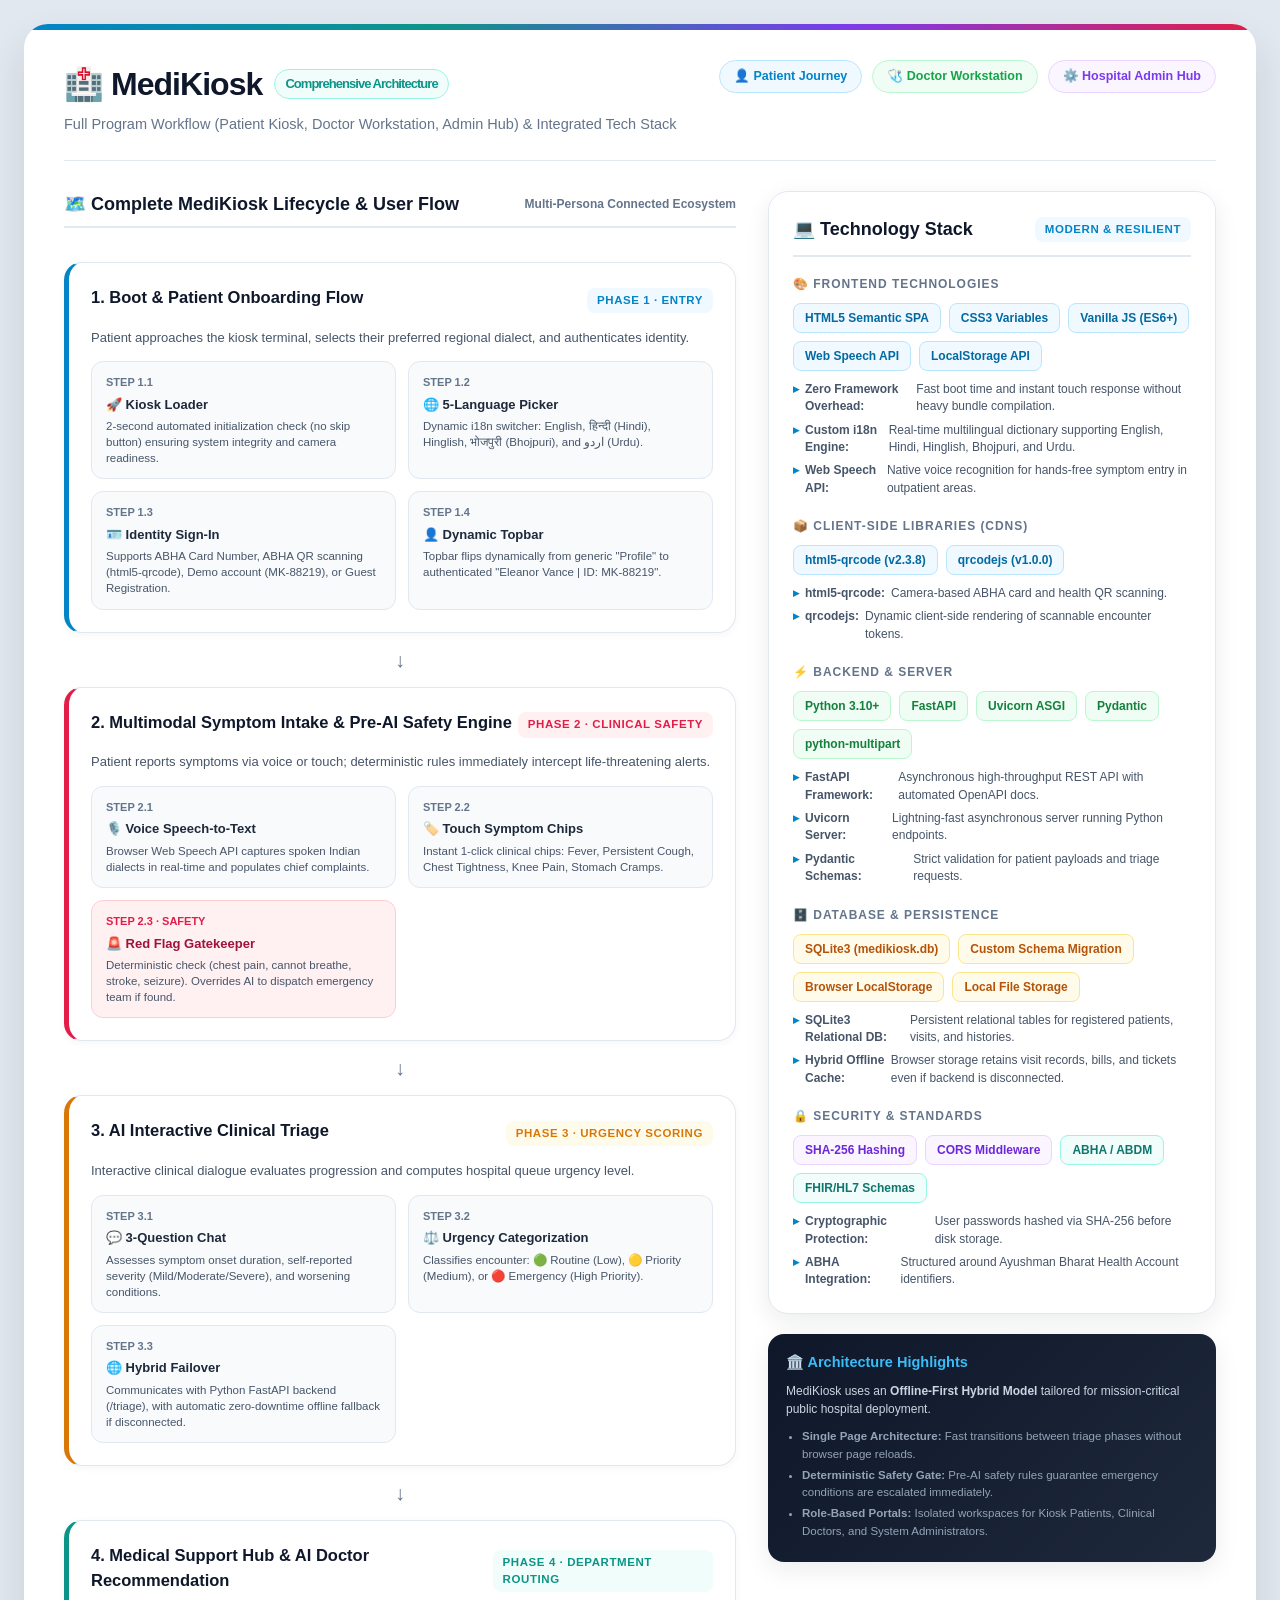
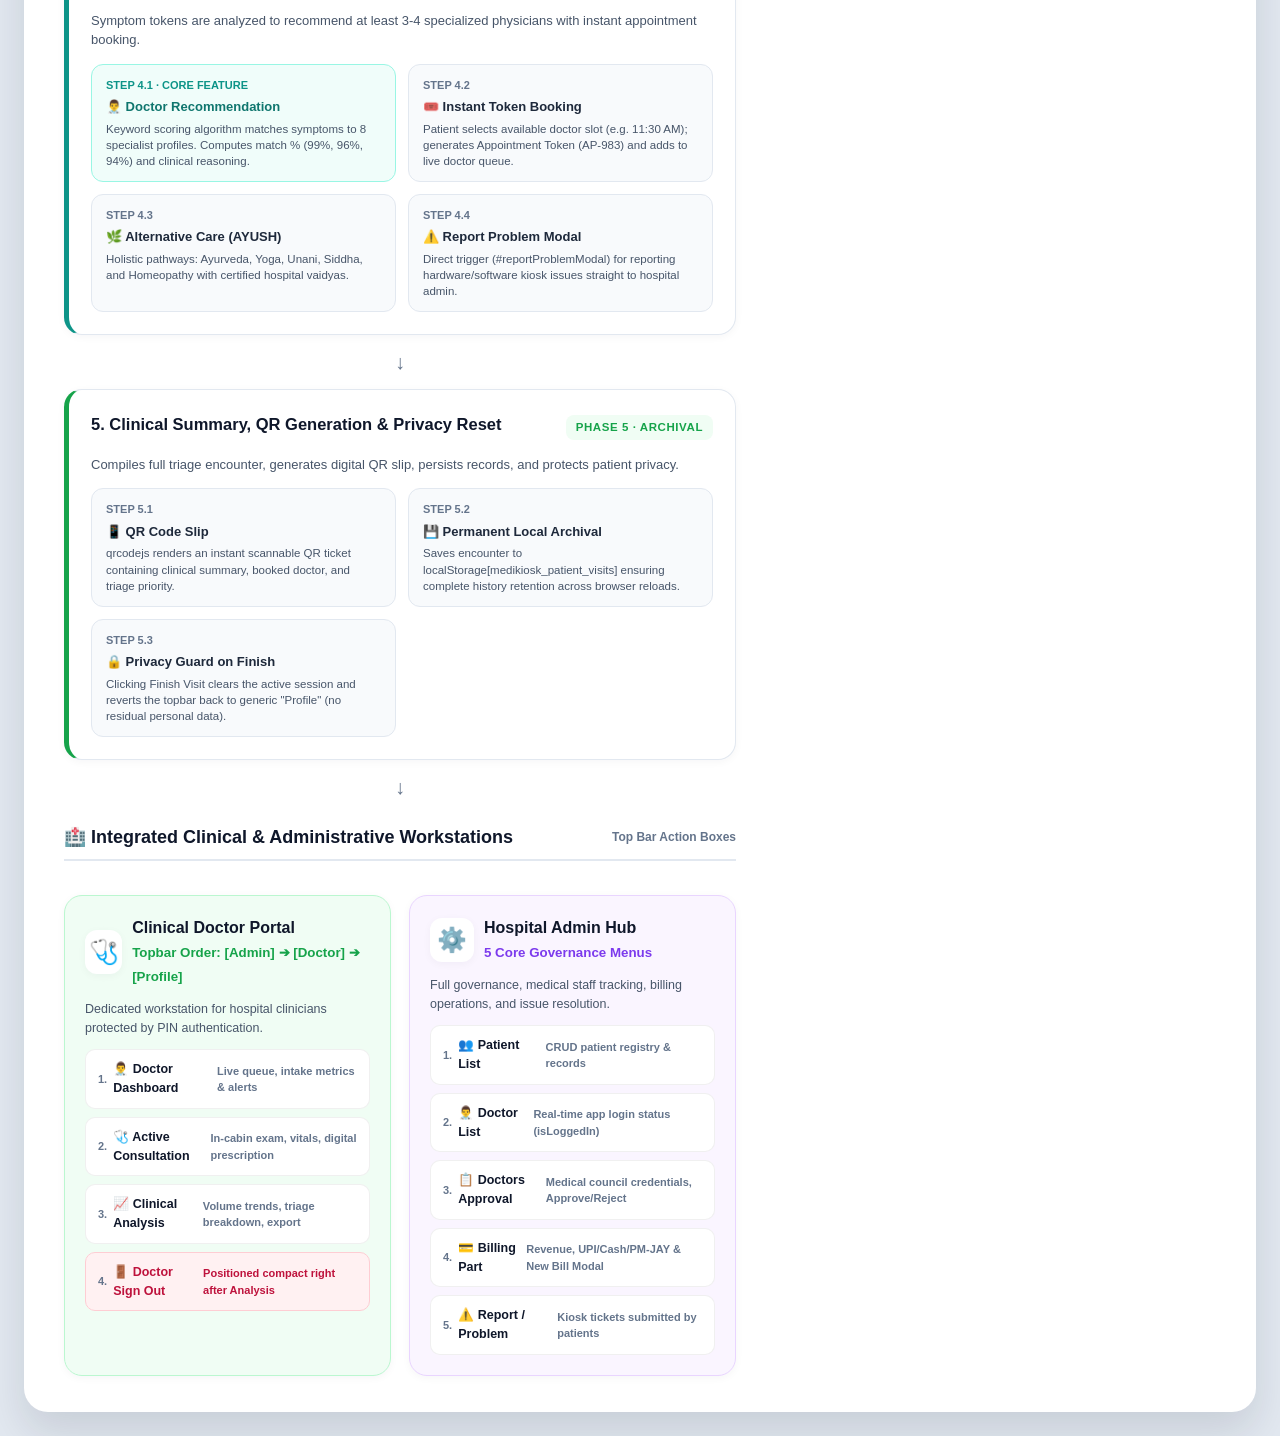
<file: workflow-diagram.html>
<!doctype html>
<html lang="en">
<head>
  <meta charset="utf-8">
  <meta name="viewport" content="width=device-width, initial-scale=1">
  <title>MediKiosk - Complete System Workflow &amp; Tech Stack</title>
  <style>
    :root {
      --ink: #0f172a;
      --muted: #475569;
      --subtle: #64748b;
      --line: #e2e8f0;
      --bg: #f1f5f9;
      --white: #ffffff;
      
      /* Accents */
      --blue: #0284c7;
      --blue-soft: #f0f9ff;
      --blue-border: #bae6fd;
      
      --teal: #0d9488;
      --teal-soft: #f0fdfa;
      --teal-border: #99f6e4;
      
      --emerald: #16a34a;
      --emerald-soft: #f0fdf4;
      --emerald-border: #bbf7d0;
      
      --purple: #7c3aed;
      --purple-soft: #faf5ff;
      --purple-border: #e9d5ff;
      
      --amber: #d97706;
      --amber-soft: #fffbeb;
      --amber-border: #fde68a;
      
      --rose: #e11d48;
      --rose-soft: #fff1f2;
      --rose-border: #fecdd3;
      
      --shadow-sm: 0 2px 8px rgba(15, 23, 42, 0.04);
      --shadow-md: 0 8px 24px rgba(15, 23, 42, 0.08);
      --shadow-lg: 0 20px 40px rgba(15, 23, 42, 0.12);
    }

    * { box-sizing: border-box; }
    html, body {
      margin: 0;
      min-height: 100%;
      background: #e2e8f0;
      font-family: -apple-system, BlinkMacSystemFont, "Segoe UI", Roboto, Oxygen, Ubuntu, Cantarell, sans-serif;
      color: var(--ink);
      line-height: 1.5;
    }

    body {
      padding: 24px;
      display: flex;
      justify-content: center;
    }

    .app-container {
      width: min(1560px, 100%);
      background: #ffffff;
      border-radius: 24px;
      box-shadow: var(--shadow-lg);
      padding: 36px 40px;
      position: relative;
      overflow: hidden;
    }

    .app-container::before {
      content: "";
      position: absolute;
      top: 0;
      left: 0;
      right: 0;
      height: 6px;
      background: linear-gradient(90deg, var(--blue), var(--teal), var(--purple), var(--rose));
    }

    /* Header */
    .app-header {
      display: flex;
      justify-content: space-between;
      align-items: flex-start;
      border-bottom: 1.5px solid var(--line);
      padding-bottom: 24px;
      margin-bottom: 30px;
      flex-wrap: wrap;
      gap: 16px;
    }

    .app-branding h1 {
      margin: 0;
      font-size: clamp(26px, 2.5vw, 36px);
      font-weight: 800;
      letter-spacing: -0.03em;
      color: #0f172a;
      display: flex;
      align-items: center;
      gap: 12px;
    }

    .brand-badge {
      font-size: 13px;
      font-weight: 700;
      padding: 4px 10px;
      border-radius: 999px;
      background: var(--teal-soft);
      color: var(--teal);
      border: 1px solid var(--teal-border);
    }

    .app-subtitle {
      margin: 6px 0 0;
      font-size: 14.5px;
      color: var(--subtle);
    }

    .header-pills {
      display: flex;
      gap: 10px;
      flex-wrap: wrap;
    }

    .role-pill {
      display: inline-flex;
      align-items: center;
      gap: 6px;
      padding: 6px 14px;
      border-radius: 999px;
      font-size: 12.5px;
      font-weight: 700;
    }

    .role-patient { background: var(--blue-soft); color: var(--blue); border: 1px solid var(--blue-border); }
    .role-doctor { background: var(--emerald-soft); color: var(--emerald); border: 1px solid var(--emerald-border); }
    .role-admin { background: var(--purple-soft); color: var(--purple); border: 1px solid var(--purple-border); }

    /* Main Grid: 2 Columns (Workflow 68% | Tech Stack 32%) */
    .content-layout {
      display: grid;
      grid-template-columns: minmax(0, 1.8fr) minmax(360px, 1.2fr);
      gap: 32px;
      align-items: start;
    }

    /* Workflow Column */
    .workflow-col {
      display: flex;
      flex-direction: column;
      gap: 22px;
    }

    .section-title-wrap {
      display: flex;
      align-items: center;
      justify-content: space-between;
      margin-bottom: 12px;
      border-bottom: 2px solid var(--line);
      padding-bottom: 8px;
    }

    .section-title {
      font-size: 18px;
      font-weight: 800;
      color: #0f172a;
      display: flex;
      align-items: center;
      gap: 8px;
      margin: 0;
    }

    .stage-card {
      background: #ffffff;
      border: 1.5px solid var(--line);
      border-radius: 18px;
      padding: 22px;
      box-shadow: var(--shadow-sm);
      position: relative;
      transition: transform 0.2s ease, box-shadow 0.2s ease;
    }

    .stage-card:hover {
      box-shadow: var(--shadow-md);
      transform: translateY(-2px);
    }

    .stage-header {
      display: flex;
      justify-content: space-between;
      align-items: center;
      margin-bottom: 12px;
    }

    .stage-tag {
      display: inline-flex;
      align-items: center;
      gap: 6px;
      font-size: 11.5px;
      font-weight: 800;
      text-transform: uppercase;
      letter-spacing: 0.05em;
      padding: 4px 10px;
      border-radius: 8px;
    }

    .stage-title {
      margin: 0 0 6px;
      font-size: 16.5px;
      font-weight: 800;
      color: #0f172a;
    }

    .stage-desc {
      margin: 0 0 14px;
      font-size: 13px;
      color: var(--muted);
    }

    .flow-steps {
      display: grid;
      grid-template-columns: repeat(auto-fit, minmax(200px, 1fr));
      gap: 12px;
    }

    .step-box {
      background: #f8fafc;
      border: 1px solid var(--line);
      border-radius: 12px;
      padding: 12px 14px;
    }

    .step-badge {
      font-size: 11px;
      font-weight: 800;
      color: var(--subtle);
      margin-bottom: 4px;
      display: block;
    }

    .step-name {
      font-size: 13px;
      font-weight: 700;
      color: #1e293b;
      margin-bottom: 4px;
    }

    .step-detail {
      font-size: 11.5px;
      color: var(--muted);
      line-height: 1.4;
    }

    .connector-down {
      display: flex;
      justify-content: center;
      align-items: center;
      color: var(--subtle);
      font-size: 20px;
      font-weight: 900;
      margin: -10px 0;
    }

    /* Portals Section */
    .portals-grid {
      display: grid;
      grid-template-columns: 1fr 1fr;
      gap: 18px;
    }

    .portal-card {
      border-radius: 18px;
      padding: 20px;
      box-shadow: var(--shadow-sm);
      border: 1.5px solid;
    }

    .portal-doctor {
      background: var(--emerald-soft);
      border-color: var(--emerald-border);
    }

    .portal-admin {
      background: var(--purple-soft);
      border-color: var(--purple-border);
    }

    .portal-head {
      display: flex;
      align-items: center;
      gap: 10px;
      margin-bottom: 12px;
    }

    .portal-icon {
      font-size: 24px;
      width: 44px;
      height: 44px;
      border-radius: 12px;
      display: grid;
      place-items: center;
      background: #ffffff;
      box-shadow: var(--shadow-sm);
    }

    .portal-head h3 {
      margin: 0;
      font-size: 16px;
      font-weight: 800;
    }

    .portal-menu-list {
      list-style: none;
      margin: 0;
      padding: 0;
      display: flex;
      flex-direction: column;
      gap: 8px;
    }

    .portal-menu-item {
      background: #ffffff;
      border: 1px solid rgba(0,0,0,0.06);
      border-radius: 10px;
      padding: 10px 12px;
      font-size: 12.5px;
      display: flex;
      align-items: center;
      justify-content: space-between;
      gap: 8px;
    }

    .portal-menu-item strong {
      color: #0f172a;
      display: flex;
      align-items: center;
      gap: 6px;
    }

    .portal-menu-item span {
      color: var(--subtle);
      font-size: 11px;
      font-weight: 600;
    }

    /* RIGHT COLUMN: TECH STACK SIDEBAR */
    .tech-sidebar {
      position: sticky;
      top: 24px;
      display: flex;
      flex-direction: column;
      gap: 20px;
    }

    .tech-panel {
      background: #ffffff;
      border: 1.5px solid var(--line);
      border-radius: 20px;
      padding: 24px;
      box-shadow: var(--shadow-md);
    }

    .tech-panel-header {
      display: flex;
      align-items: center;
      justify-content: space-between;
      margin-bottom: 18px;
      border-bottom: 2px solid var(--line);
      padding-bottom: 12px;
    }

    .tech-panel-header h2 {
      margin: 0;
      font-size: 18px;
      font-weight: 800;
      display: flex;
      align-items: center;
      gap: 8px;
      color: #0f172a;
    }

    .tech-category {
      margin-bottom: 20px;
    }

    .tech-category:last-child {
      margin-bottom: 0;
    }

    .category-title {
      font-size: 12px;
      font-weight: 800;
      text-transform: uppercase;
      letter-spacing: 0.08em;
      color: var(--subtle);
      margin: 0 0 10px;
      display: flex;
      align-items: center;
      gap: 6px;
    }

    .tech-chips {
      display: flex;
      flex-wrap: wrap;
      gap: 8px;
      margin-bottom: 10px;
    }

    .tech-chip {
      display: inline-flex;
      align-items: center;
      gap: 6px;
      padding: 5px 11px;
      border-radius: 8px;
      font-size: 12px;
      font-weight: 700;
      border: 1px solid;
    }

    .chip-frontend { background: var(--blue-soft); color: #0369a1; border-color: var(--blue-border); }
    .chip-backend { background: var(--emerald-soft); color: #15803d; border-color: var(--emerald-border); }
    .chip-db { background: var(--amber-soft); color: #b45309; border-color: var(--amber-border); }
    .chip-security { background: var(--purple-soft); color: #6d28d9; border-color: var(--purple-border); }
    .chip-standards { background: var(--teal-soft); color: #0f766e; border-color: var(--teal-border); }

    .tech-desc-list {
      list-style: none;
      margin: 0;
      padding: 0;
      display: flex;
      flex-direction: column;
      gap: 6px;
    }

    .tech-desc-list li {
      font-size: 12px;
      color: var(--muted);
      display: flex;
      align-items: flex-start;
      gap: 6px;
      line-height: 1.45;
    }

    .tech-desc-list li::before {
      content: "▸";
      color: var(--blue);
      font-weight: 900;
    }

    .architecture-box {
      background: linear-gradient(135deg, #0f172a, #1e293b);
      color: #ffffff;
      border-radius: 16px;
      padding: 18px;
      box-shadow: var(--shadow-md);
    }

    .architecture-box h3 {
      margin: 0 0 10px;
      font-size: 14.5px;
      font-weight: 800;
      color: #38bdf8;
      display: flex;
      align-items: center;
      gap: 8px;
    }

    .architecture-box p {
      margin: 0 0 10px;
      font-size: 12px;
      color: #cbd5e1;
      line-height: 1.45;
    }

    .architecture-box ul {
      margin: 0;
      padding-left: 16px;
      font-size: 11.5px;
      color: #94a3b8;
    }

    .architecture-box li {
      margin-bottom: 4px;
    }

    /* Responsive */
    @media (max-width: 1024px) {
      .content-layout {
        grid-template-columns: 1fr;
      }
      .tech-sidebar {
        position: static;
      }
      .portals-grid {
        grid-template-columns: 1fr;
      }
    }

    @media (max-width: 640px) {
      body { padding: 12px; }
      .app-container { padding: 22px 18px; border-radius: 16px; }
      .flow-steps { grid-template-columns: 1fr; }
    }
  </style>
</head>
<body>
  <div class="app-container">
    
    <!-- Top Header -->
    <header class="app-header">
      <div class="app-branding">
        <h1>
          <span>🏥 MediKiosk</span>
          <span class="brand-badge">Comprehensive Architecture</span>
        </h1>
        <p class="app-subtitle">Full Program Workflow (Patient Kiosk, Doctor Workstation, Admin Hub) &amp; Integrated Tech Stack</p>
      </div>

      <div class="header-pills">
        <span class="role-pill role-patient">👤 Patient Journey</span>
        <span class="role-pill role-doctor">🩺 Doctor Workstation</span>
        <span class="role-pill role-admin">⚙️ Hospital Admin Hub</span>
      </div>
    </header>

    <!-- Main Layout: 2 Columns -->
    <div class="content-layout">
      
      <!-- ================= LEFT COLUMN: WORKFLOW ================= -->
      <main class="workflow-col">
        
        <div class="section-title-wrap">
          <h2 class="section-title">🗺️ Complete MediKiosk Lifecycle &amp; User Flow</h2>
          <span style="font-size: 12px; color: var(--subtle); font-weight: 700;">Multi-Persona Connected Ecosystem</span>
        </div>

        <!-- STAGE 1: BOOT & IDENTIFICATION -->
        <article class="stage-card" style="border-left: 5px solid var(--blue);">
          <div class="stage-header">
            <h3 class="stage-title">1. Boot &amp; Patient Onboarding Flow</h3>
            <span class="stage-tag" style="background: var(--blue-soft); color: var(--blue);">Phase 1 · Entry</span>
          </div>
          <p class="stage-desc">Patient approaches the kiosk terminal, selects their preferred regional dialect, and authenticates identity.</p>
          
          <div class="flow-steps">
            <div class="step-box">
              <span class="step-badge">STEP 1.1</span>
              <div class="step-name">🚀 Kiosk Loader</div>
              <div class="step-detail">2-second automated initialization check (no skip button) ensuring system integrity and camera readiness.</div>
            </div>
            <div class="step-box">
              <span class="step-badge">STEP 1.2</span>
              <div class="step-name">🌐 5-Language Picker</div>
              <div class="step-detail">Dynamic i18n switcher: English, हिन्दी (Hindi), Hinglish, भोजपुरी (Bhojpuri), and اردو (Urdu).</div>
            </div>
            <div class="step-box">
              <span class="step-badge">STEP 1.3</span>
              <div class="step-name">🪪 Identity Sign-In</div>
              <div class="step-detail">Supports ABHA Card Number, ABHA QR scanning (html5-qrcode), Demo account (MK-88219), or Guest Registration.</div>
            </div>
            <div class="step-box">
              <span class="step-badge">STEP 1.4</span>
              <div class="step-name">👤 Dynamic Topbar</div>
              <div class="step-detail">Topbar flips dynamically from generic &quot;Profile&quot; to authenticated &quot;Eleanor Vance | ID: MK-88219&quot;.</div>
            </div>
          </div>
        </article>

        <div class="connector-down">↓</div>

        <!-- STAGE 2: SYMPTOM INTAKE & SAFETY -->
        <article class="stage-card" style="border-left: 5px solid var(--rose);">
          <div class="stage-header">
            <h3 class="stage-title">2. Multimodal Symptom Intake &amp; Pre-AI Safety Engine</h3>
            <span class="stage-tag" style="background: var(--rose-soft); color: var(--rose);">Phase 2 · Clinical Safety</span>
          </div>
          <p class="stage-desc">Patient reports symptoms via voice or touch; deterministic rules immediately intercept life-threatening alerts.</p>
          
          <div class="flow-steps">
            <div class="step-box">
              <span class="step-badge">STEP 2.1</span>
              <div class="step-name">🎙️ Voice Speech-to-Text</div>
              <div class="step-detail">Browser Web Speech API captures spoken Indian dialects in real-time and populates chief complaints.</div>
            </div>
            <div class="step-box">
              <span class="step-badge">STEP 2.2</span>
              <div class="step-name">🏷️ Touch Symptom Chips</div>
              <div class="step-detail">Instant 1-click clinical chips: Fever, Persistent Cough, Chest Tightness, Knee Pain, Stomach Cramps.</div>
            </div>
            <div class="step-box" style="background: var(--rose-soft); border-color: var(--rose-border);">
              <span class="step-badge" style="color: var(--rose);">STEP 2.3 · SAFETY</span>
              <div class="step-name" style="color: #9f1239;">🚨 Red Flag Gatekeeper</div>
              <div class="step-detail">Deterministic check (chest pain, cannot breathe, stroke, seizure). Overrides AI to dispatch emergency team if found.</div>
            </div>
          </div>
        </article>

        <div class="connector-down">↓</div>

        <!-- STAGE 3: CLINICAL TRIAGE -->
        <article class="stage-card" style="border-left: 5px solid var(--amber);">
          <div class="stage-header">
            <h3 class="stage-title">3. AI Interactive Clinical Triage</h3>
            <span class="stage-tag" style="background: var(--amber-soft); color: var(--amber);">Phase 3 · Urgency Scoring</span>
          </div>
          <p class="stage-desc">Interactive clinical dialogue evaluates progression and computes hospital queue urgency level.</p>
          
          <div class="flow-steps">
            <div class="step-box">
              <span class="step-badge">STEP 3.1</span>
              <div class="step-name">💬 3-Question Chat</div>
              <div class="step-detail">Assesses symptom onset duration, self-reported severity (Mild/Moderate/Severe), and worsening conditions.</div>
            </div>
            <div class="step-box">
              <span class="step-badge">STEP 3.2</span>
              <div class="step-name">⚖️ Urgency Categorization</div>
              <div class="step-detail">Classifies encounter: 🟢 Routine (Low), 🟡 Priority (Medium), or 🔴 Emergency (High Priority).</div>
            </div>
            <div class="step-box">
              <span class="step-badge">STEP 3.3</span>
              <div class="step-name">🌐 Hybrid Failover</div>
              <div class="step-detail">Communicates with Python FastAPI backend (/triage), with automatic zero-downtime offline fallback if disconnected.</div>
            </div>
          </div>
        </article>

        <div class="connector-down">↓</div>

        <!-- STAGE 4: MEDICAL SUPPORT & DOCTOR RECOMMENDATION -->
        <article class="stage-card" style="border-left: 5px solid var(--teal);">
          <div class="stage-header">
            <h3 class="stage-title">4. Medical Support Hub &amp; AI Doctor Recommendation</h3>
            <span class="stage-tag" style="background: var(--teal-soft); color: var(--teal);">Phase 4 · Department Routing</span>
          </div>
          <p class="stage-desc">Symptom tokens are analyzed to recommend at least 3-4 specialized physicians with instant appointment booking.</p>
          
          <div class="flow-steps">
            <div class="step-box" style="background: var(--teal-soft); border-color: var(--teal-border);">
              <span class="step-badge" style="color: var(--teal);">STEP 4.1 · CORE FEATURE</span>
              <div class="step-name" style="color: #0f766e;">👨‍⚕️ Doctor Recommendation</div>
              <div class="step-detail">Keyword scoring algorithm matches symptoms to 8 specialist profiles. Computes match % (99%, 96%, 94%) and clinical reasoning.</div>
            </div>
            <div class="step-box">
              <span class="step-badge">STEP 4.2</span>
              <div class="step-name">🎟️ Instant Token Booking</div>
              <div class="step-detail">Patient selects available doctor slot (e.g. 11:30 AM); generates Appointment Token (AP-983) and adds to live doctor queue.</div>
            </div>
            <div class="step-box">
              <span class="step-badge">STEP 4.3</span>
              <div class="step-name">🌿 Alternative Care (AYUSH)</div>
              <div class="step-detail">Holistic pathways: Ayurveda, Yoga, Unani, Siddha, and Homeopathy with certified hospital vaidyas.</div>
            </div>
            <div class="step-box">
              <span class="step-badge">STEP 4.4</span>
              <div class="step-name">⚠️ Report Problem Modal</div>
              <div class="step-detail">Direct trigger (#reportProblemModal) for reporting hardware/software kiosk issues straight to hospital admin.</div>
            </div>
          </div>
        </article>

        <div class="connector-down">↓</div>

        <!-- STAGE 5: SUMMARY & COMPLETION -->
        <article class="stage-card" style="border-left: 5px solid var(--emerald);">
          <div class="stage-header">
            <h3 class="stage-title">5. Clinical Summary, QR Generation &amp; Privacy Reset</h3>
            <span class="stage-tag" style="background: var(--emerald-soft); color: var(--emerald);">Phase 5 · Archival</span>
          </div>
          <p class="stage-desc">Compiles full triage encounter, generates digital QR slip, persists records, and protects patient privacy.</p>
          
          <div class="flow-steps">
            <div class="step-box">
              <span class="step-badge">STEP 5.1</span>
              <div class="step-name">📱 QR Code Slip</div>
              <div class="step-detail">qrcodejs renders an instant scannable QR ticket containing clinical summary, booked doctor, and triage priority.</div>
            </div>
            <div class="step-box">
              <span class="step-badge">STEP 5.2</span>
              <div class="step-name">💾 Permanent Local Archival</div>
              <div class="step-detail">Saves encounter to localStorage[medikiosk_patient_visits] ensuring complete history retention across browser reloads.</div>
            </div>
            <div class="step-box">
              <span class="step-badge">STEP 5.3</span>
              <div class="step-name">🔒 Privacy Guard on Finish</div>
              <div class="step-detail">Clicking Finish Visit clears the active session and reverts the topbar back to generic &quot;Profile&quot; (no residual personal data).</div>
            </div>
          </div>
        </article>

        <div class="connector-down">↓</div>

        <!-- STAGE 6: CONNECTED CLINICAL & ADMIN WORKSTATIONS -->
        <div class="section-title-wrap" style="margin-top: 10px;">
          <h2 class="section-title">🏥 Integrated Clinical &amp; Administrative Workstations</h2>
          <span style="font-size: 12px; color: var(--subtle); font-weight: 700;">Top Bar Action Boxes</span>
        </div>

        <div class="portals-grid">
          
          <!-- DOCTOR PORTAL BOX -->
          <div class="portal-card portal-doctor">
            <div class="portal-head">
              <div class="portal-icon">🩺</div>
              <div>
                <h3>Clinical Doctor Portal</h3>
                <small style="color: var(--emerald); font-weight: 700;">Topbar Order: [Admin] ➔ [Doctor] ➔ [Profile]</small>
              </div>
            </div>
            <p style="font-size: 12.5px; color: var(--muted); margin: 0 0 12px;">Dedicated workstation for hospital clinicians protected by PIN authentication.</p>
            
            <ul class="portal-menu-list">
              <li class="portal-menu-item">
                <strong><span>1.</span> 👨‍⚕️ Doctor Dashboard</strong>
                <span>Live queue, intake metrics &amp; alerts</span>
              </li>
              <li class="portal-menu-item">
                <strong><span>2.</span> 🩺 Active Consultation</strong>
                <span>In-cabin exam, vitals, digital prescription</span>
              </li>
              <li class="portal-menu-item">
                <strong><span>3.</span> 📈 Clinical Analysis</strong>
                <span>Volume trends, triage breakdown, export</span>
              </li>
              <li class="portal-menu-item" style="background: #fff1f2; border-color: #fecdd3;">
                <strong style="color: #be123c;"><span>4.</span> 🚪 Doctor Sign Out</strong>
                <span style="color: #be123c;">Positioned compact right after Analysis</span>
              </li>
            </ul>
          </div>

          <!-- ADMIN PORTAL BOX -->
          <div class="portal-card portal-admin">
            <div class="portal-head">
              <div class="portal-icon">⚙️</div>
              <div>
                <h3>Hospital Admin Hub</h3>
                <small style="color: var(--purple); font-weight: 700;">5 Core Governance Menus</small>
              </div>
            </div>
            <p style="font-size: 12.5px; color: var(--muted); margin: 0 0 12px;">Full governance, medical staff tracking, billing operations, and issue resolution.</p>
            
            <ul class="portal-menu-list">
              <li class="portal-menu-item">
                <strong><span>1.</span> 👥 Patient List</strong>
                <span>CRUD patient registry &amp; records</span>
              </li>
              <li class="portal-menu-item">
                <strong><span>2.</span> 👨‍⚕️ Doctor List</strong>
                <span>Real-time app login status (isLoggedIn)</span>
              </li>
              <li class="portal-menu-item">
                <strong><span>3.</span> 📋 Doctors Approval</strong>
                <span>Medical council credentials, Approve/Reject</span>
              </li>
              <li class="portal-menu-item">
                <strong><span>4.</span> 💳 Billing Part</strong>
                <span>Revenue, UPI/Cash/PM-JAY &amp; New Bill Modal</span>
              </li>
              <li class="portal-menu-item">
                <strong><span>5.</span> ⚠️ Report / Problem</strong>
                <span>Kiosk tickets submitted by patients</span>
              </li>
            </ul>
          </div>

        </div>

      </main>

      <!-- ================= RIGHT COLUMN: TECH STACK SIDEBAR ================= -->
      <aside class="tech-sidebar">
        
        <div class="tech-panel">
          
          <div class="tech-panel-header">
            <h2>💻 Technology Stack</h2>
            <span class="stage-tag" style="background: var(--blue-soft); color: var(--blue);">Modern &amp; Resilient</span>
          </div>

          <!-- 1. FRONTEND -->
          <div class="tech-category">
            <h3 class="category-title">🎨 Frontend Technologies</h3>
            <div class="tech-chips">
              <span class="tech-chip chip-frontend">HTML5 Semantic SPA</span>
              <span class="tech-chip chip-frontend">CSS3 Variables</span>
              <span class="tech-chip chip-frontend">Vanilla JS (ES6+)</span>
              <span class="tech-chip chip-frontend">Web Speech API</span>
              <span class="tech-chip chip-frontend">LocalStorage API</span>
            </div>
            <ul class="tech-desc-list">
              <li><strong>Zero Framework Overhead:</strong> Fast boot time and instant touch response without heavy bundle compilation.</li>
              <li><strong>Custom i18n Engine:</strong> Real-time multilingual dictionary supporting English, Hindi, Hinglish, Bhojpuri, and Urdu.</li>
              <li><strong>Web Speech API:</strong> Native voice recognition for hands-free symptom entry in outpatient areas.</li>
            </ul>
          </div>

          <!-- 2. LIBRARIES & CDNS -->
          <div class="tech-category">
            <h3 class="category-title">📦 Client-Side Libraries (CDNs)</h3>
            <div class="tech-chips">
              <span class="tech-chip chip-frontend">html5-qrcode (v2.3.8)</span>
              <span class="tech-chip chip-frontend">qrcodejs (v1.0.0)</span>
            </div>
            <ul class="tech-desc-list">
              <li><strong>html5-qrcode:</strong> Camera-based ABHA card and health QR scanning.</li>
              <li><strong>qrcodejs:</strong> Dynamic client-side rendering of scannable encounter tokens.</li>
            </ul>
          </div>

          <!-- 3. BACKEND & API -->
          <div class="tech-category">
            <h3 class="category-title">⚡ Backend &amp; Server</h3>
            <div class="tech-chips">
              <span class="tech-chip chip-backend">Python 3.10+</span>
              <span class="tech-chip chip-backend">FastAPI</span>
              <span class="tech-chip chip-backend">Uvicorn ASGI</span>
              <span class="tech-chip chip-backend">Pydantic</span>
              <span class="tech-chip chip-backend">python-multipart</span>
            </div>
            <ul class="tech-desc-list">
              <li><strong>FastAPI Framework:</strong> Asynchronous high-throughput REST API with automated OpenAPI docs.</li>
              <li><strong>Uvicorn Server:</strong> Lightning-fast asynchronous server running Python endpoints.</li>
              <li><strong>Pydantic Schemas:</strong> Strict validation for patient payloads and triage requests.</li>
            </ul>
          </div>

          <!-- 4. DATABASE & STORAGE -->
          <div class="tech-category">
            <h3 class="category-title">🗄️ Database &amp; Persistence</h3>
            <div class="tech-chips">
              <span class="tech-chip chip-db">SQLite3 (medikiosk.db)</span>
              <span class="tech-chip chip-db">Custom Schema Migration</span>
              <span class="tech-chip chip-db">Browser LocalStorage</span>
              <span class="tech-chip chip-db">Local File Storage</span>
            </div>
            <ul class="tech-desc-list">
              <li><strong>SQLite3 Relational DB:</strong> Persistent relational tables for registered patients, visits, and histories.</li>
              <li><strong>Hybrid Offline Cache:</strong> Browser storage retains visit records, bills, and tickets even if backend is disconnected.</li>
            </ul>
          </div>

          <!-- 5. SECURITY & STANDARDS -->
          <div class="tech-category">
            <h3 class="category-title">🔒 Security &amp; Standards</h3>
            <div class="tech-chips">
              <span class="tech-chip chip-security">SHA-256 Hashing</span>
              <span class="tech-chip chip-security">CORS Middleware</span>
              <span class="tech-chip chip-standards">ABHA / ABDM</span>
              <span class="tech-chip chip-standards">FHIR/HL7 Schemas</span>
            </div>
            <ul class="tech-desc-list">
              <li><strong>Cryptographic Protection:</strong> User passwords hashed via SHA-256 before disk storage.</li>
              <li><strong>ABHA Integration:</strong> Structured around Ayushman Bharat Health Account identifiers.</li>
            </ul>
          </div>

        </div>

        <!-- Architecture Summary Card -->
        <div class="architecture-box">
          <h3>🏛️ Architecture Highlights</h3>
          <p>MediKiosk uses an <strong>Offline-First Hybrid Model</strong> tailored for mission-critical public hospital deployment.</p>
          <ul>
            <li><strong>Single Page Architecture:</strong> Fast transitions between triage phases without browser page reloads.</li>
            <li><strong>Deterministic Safety Gate:</strong> Pre-AI safety rules guarantee emergency conditions are escalated immediately.</li>
            <li><strong>Role-Based Portals:</strong> Isolated workspaces for Kiosk Patients, Clinical Doctors, and System Administrators.</li>
          </ul>
        </div>

      </aside>

    </div>

  </div>
</body>
</html>
</file>
